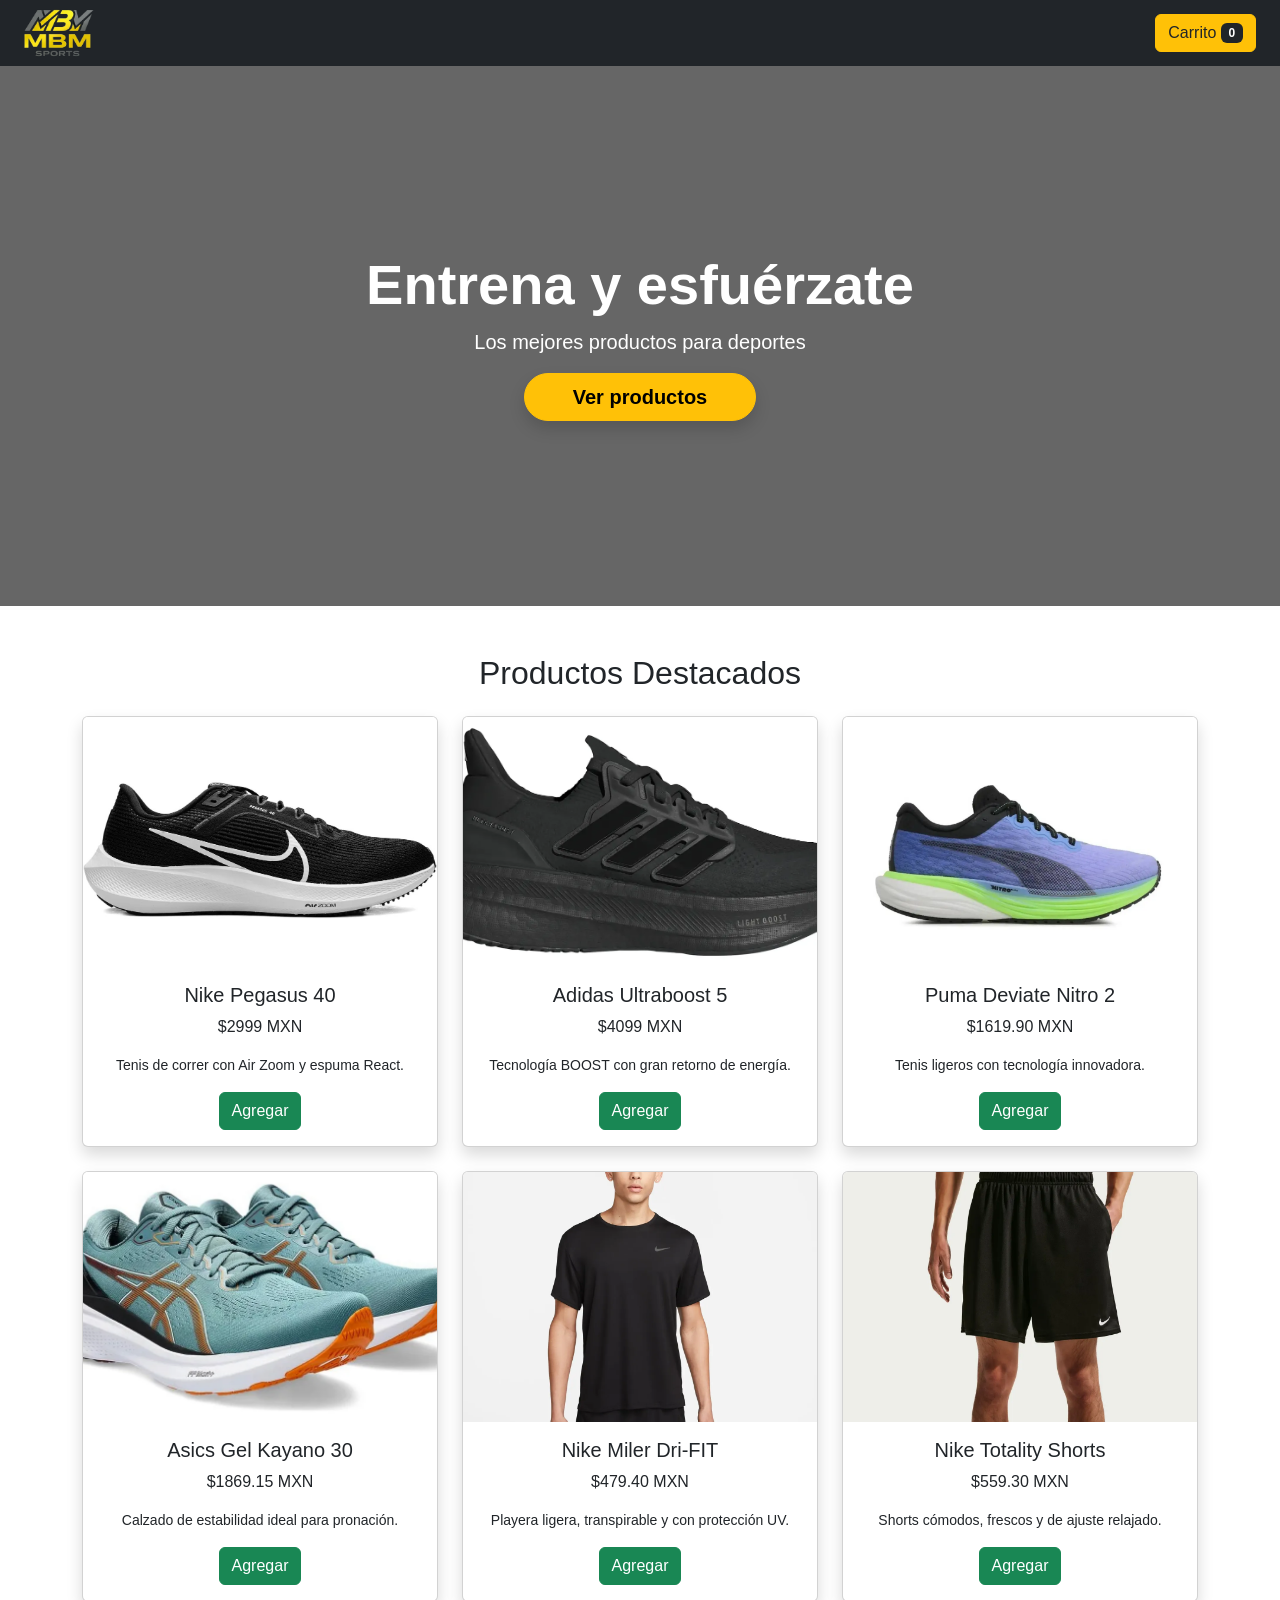
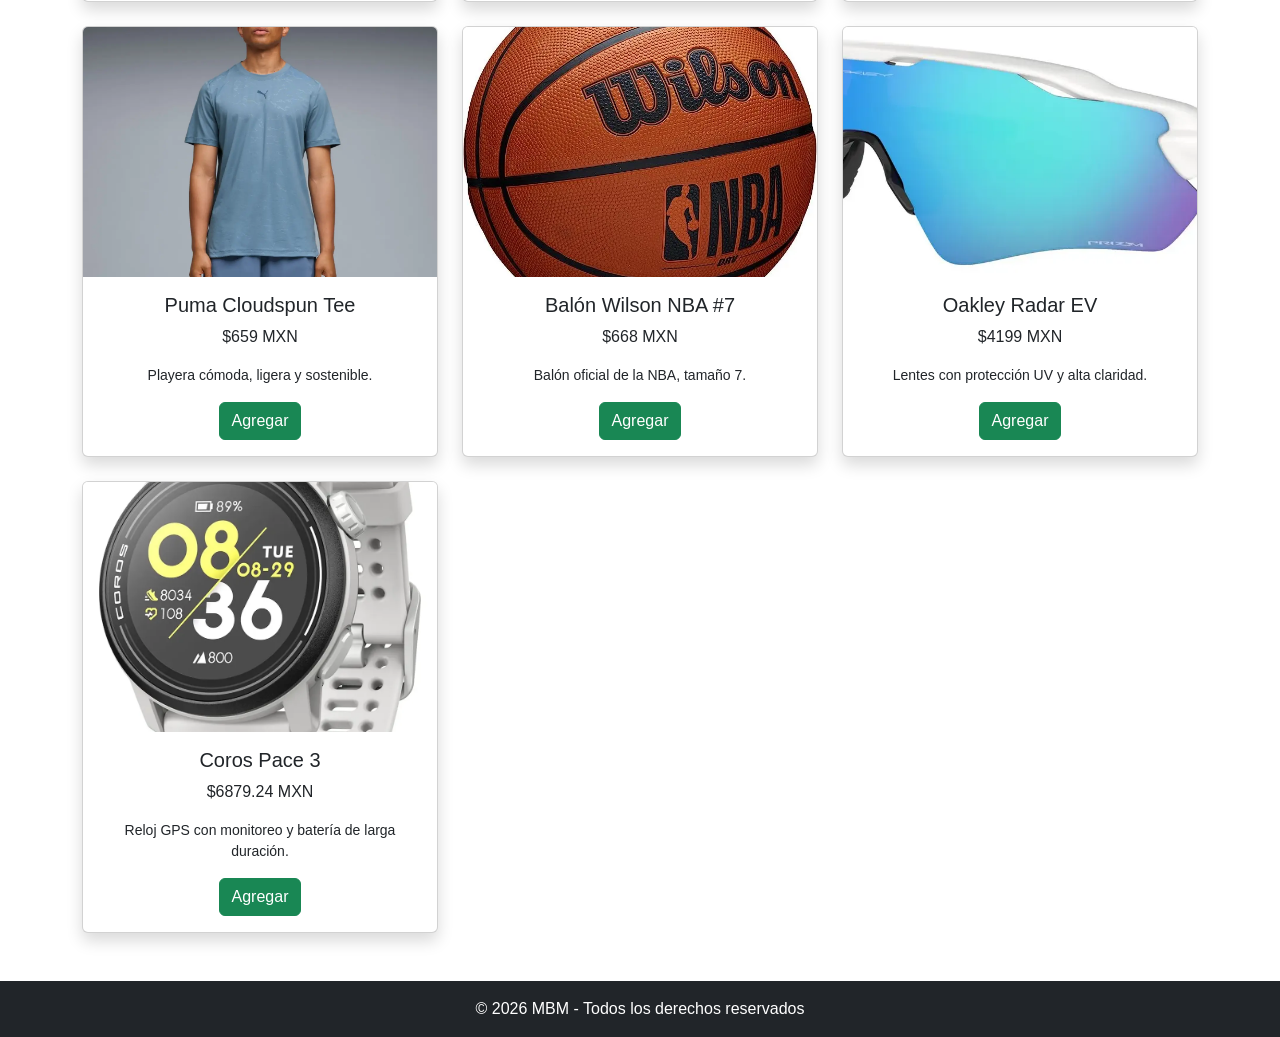
<file: index.html>
<!DOCTYPE html>
<html lang="es">
<head>
  <meta charset="UTF-8">
  <meta name="viewport" content="width=device-width, initial-scale=1.0">
  <title>MBM - Tienda deportiva</title>
  <link href="https://cdn.jsdelivr.net/npm/bootstrap@5.3.3/dist/css/bootstrap.min.css" rel="stylesheet">
  <link rel="stylesheet" href="styles/styles.css">
</head>

<body>
<header class="header">
  <nav class="navbar navbar-expand-lg navbar-dark bg-dark px-4">
    <img src="/assets/MBM Logo.png" id="logo">

    <div class="ms-auto">
      <button class="btn btn-warning text-dark" type="button" data-bs-toggle="offcanvas" data-bs-target="#carritoMenu">
        Carrito <span id="contador-badge" class="badge bg-dark">0</span>
      </button>
    </div>
  </nav>
</header>

<section class="hero d-flex align-items-center text-center text-white productos">
  <div class="container">
    <h1 class="display-4 fw-bold">Entrena y esfuérzate</h1>
    <p class="lead">Los mejores productos para deportes</p>
    <button id="boton-ver-mas" class="btn btn-warning btn-lg px-5 fw-bold shadow rounded-pill">Ver productos</button>
  </div>
</section>

<section class="container py-5 text-center ver-productos">
  <h2 class="mb-4">Productos Destacados</h2>
  <div class="row g-4">
    <!-- Producto 1 -->
    <div class="col-md-4">
      <div class="card shadow h-100">
        <img src="/assets/productos/NikePegasus40.jpg" class="card-img-top">
        <div class="card-body">
          <h5>Nike Pegasus 40</h5>
          <p>$2999 MXN</p>
          <p class="small">Tenis de correr con Air Zoom y espuma React.</p>
          <button class="btn btn-success agregar-carrito btn-agregar" data-nombre="Nike Pegasus 40" data-precio="2999" data-imagen="/assets/productos/NikePegasus40.jpg">Agregar</button>
        </div>
      </div>
    </div>
    <!-- Producto 2 -->
    <div class="col-md-4">
      <div class="card shadow h-100">
        <img src="/assets/productos/AdidasCorrerUltraboost.jpg" class="card-img-top">
        <div class="card-body">
          <h5>Adidas Ultraboost 5</h5>
          <p>$4099 MXN</p>
          <p class="small">Tecnología BOOST con gran retorno de energía.</p>
          <button class="btn btn-success agregar-carrito btn-agregar" data-nombre="Adidas Ultraboost 5" data-precio="4099" data-imagen="/assets/productos/AdidasCorrerUltraboost.jpg">Agregar</button>
        </div>
      </div>
    </div>
    <!-- Producto 3 -->
    <div class="col-md-4">
      <div class="card shadow h-100">
        <img src="/assets/productos/PumaDeviateNitro.jpg" class="card-img-top">
        <div class="card-body">
          <h5>Puma Deviate Nitro 2</h5>
          <p>$1619.90 MXN</p>
          <p class="small">Tenis ligeros con tecnología innovadora.</p>
          <button class="btn btn-success agregar-carrito btn-agregar" data-nombre="Puma Deviate Nitro 2" data-precio="1619.90" data-imagen="/assets/productos/PumaDeviateNitro.jpg">Agregar</button>
        </div>
      </div>
    </div>
    <!-- Producto 4 -->
    <div class="col-md-4">
      <div class="card shadow h-100">
        <img src="/assets/productos/AsicsGel-Kayano30.jpg" class="card-img-top">
        <div class="card-body">
          <h5>Asics Gel Kayano 30</h5>
          <p>$1869.15 MXN</p>
          <p class="small">Calzado de estabilidad ideal para pronación.</p>
          <button class="btn btn-success agregar-carrito btn-agregar" data-nombre="Asics Gel Kayano 30" data-precio="1869.15" data-imagen="/assets/productos/AsicsGel-Kayano30.jpg">Agregar</button>
        </div>
      </div>
    </div>
    <!-- Producto 5 -->
    <div class="col-md-4">
      <div class="card shadow h-100">
        <img src="/assets/productos/NikeMilerPlayera.jpg" class="card-img-top">
        <div class="card-body">
          <h5>Nike Miler Dri-FIT</h5>
          <p>$479.40 MXN</p>
          <p class="small">Playera ligera, transpirable y con protección UV.</p>
          <button class="btn btn-success agregar-carrito btn-agregar" data-nombre="Nike Miler Dri-FIT" data-precio="479.40" data-imagen="/assets/productos/NikeMilerPlayera.jpg">Agregar</button>
        </div>
      </div>
    </div>
    <!-- Producto 6 -->
    <div class="col-md-4">
      <div class="card shadow h-100">
        <img src="/assets/productos/NikeTotalityShorts.jpg" class="card-img-top">
        <div class="card-body">
          <h5>Nike Totality Shorts</h5>
          <p>$559.30 MXN</p>
          <p class="small">Shorts cómodos, frescos y de ajuste relajado.</p>
          <button class="btn btn-success agregar-carrito btn-agregar" data-nombre="Nike Totality Shorts" data-precio="559.30" data-imagen="/assets/productos/NikeTotalityShorts.jpg">Agregar</button>
        </div>
      </div>
    </div>
    <!-- Producto 7 -->
    <div class="col-md-4">
      <div class="card shadow h-100">
        <img src="/assets/productos/PlayeraPumaCloudspun.jpg" class="card-img-top">
        <div class="card-body">
          <h5>Puma Cloudspun Tee</h5>
          <p>$659 MXN</p>
          <p class="small">Playera cómoda, ligera y sostenible.</p>
          <button class="btn btn-success agregar-carrito btn-agregar" data-nombre="Puma Cloudspun Tee" data-precio="659" data-imagen="/assets/productos/PlayeraPumaCloudspun.jpg">Agregar</button>
        </div>
      </div>
    </div>
    <!-- Producto 8 -->
    <div class="col-md-4">
      <div class="card shadow h-100">
        <img src="/assets/productos/BalónWilsonDrive.jpg" class="card-img-top">
        <div class="card-body">
          <h5>Balón Wilson NBA #7</h5>
          <p>$668 MXN</p>
          <p class="small">Balón oficial de la NBA, tamaño 7.</p>
          <button class="btn btn-success agregar-carrito btn-agregar" data-nombre="Balón Wilson NBA #7" data-precio="668" data-imagen="/assets/productos/BalónWilsonDrive.jpg">Agregar</button>
        </div>
      </div>
    </div>
    <!-- Producto 9 -->
    <div class="col-md-4">
      <div class="card shadow h-100">
        <img src="/assets/productos/Lentes.jpg" class="card-img-top">
        <div class="card-body">
          <h5>Oakley Radar EV</h5>
          <p>$4199 MXN</p>
          <p class="small">Lentes con protección UV y alta claridad.</p>
          <button class="btn btn-success agregar-carrito btn-agregar" data-nombre="Oakley Radar EV" data-precio="4199" data-imagen="/assets/productos/Lentes.jpg">Agregar</button>
        </div>
      </div>
    </div>
    <!-- Producto 10 -->
    <div class="col-md-4">
      <div class="card shadow h-100">
        <img src="/assets/productos/CorosPace3.jpg" class="card-img-top">
        <div class="card-body">
          <h5>Coros Pace 3</h5>
          <p>$6879.24 MXN</p>
          <p class="small">Reloj GPS con monitoreo y batería de larga duración.</p>
          <button class="btn btn-success agregar-carrito btn-agregar" data-nombre="Coros Pace 3" data-precio="6879.24" data-imagen="/assets/productos/CorosPace3.jpg">Agregar</button>
        </div>
      </div>
    </div>
  </div>
</section>

<footer class="bg-dark text-white text-center py-3">
  <p class="mb-0">© 2026 MBM - Todos los derechos reservados</p>
</footer>

<div class="offcanvas offcanvas-end" tabindex="-1" id="carritoMenu" aria-labelledby="carritoLabel">
  <div class="offcanvas-header bg-dark text-white">
    <h5 id="carritoLabel">Tu Pedido MBM</h5>
    <button type="button" class="btn-close btn-close-white" data-bs-dismiss="offcanvas" aria-label="Close"></button>
  </div>
  <div class="offcanvas-body">
    <ul id="lista-carrito" class="list-group mb-3">
      <li class="list-group-item text-center text-muted">El carrito está vacío</li>
    </ul>
    <div class="d-flex justify-content-between fw-bold fs-5 border-top pt-3">
      <span>Total:</span>
      <span id="carrito-total">$0.00</span>
    </div>
    <a href="/pages/carrito.html" class="btn btn-warning w-100 mt-4 fw-bold shadow-sm text-dark" style="text-decoration: none; display: block; text-align: center;">Finalizar Compra</a>
  </div>
</div>

<script src="https://cdn.jsdelivr.net/npm/bootstrap@5.3.3/dist/js/bootstrap.bundle.min.js"></script>
<script src="/scripts/script.js"></script>
</body>
</html>
</file>
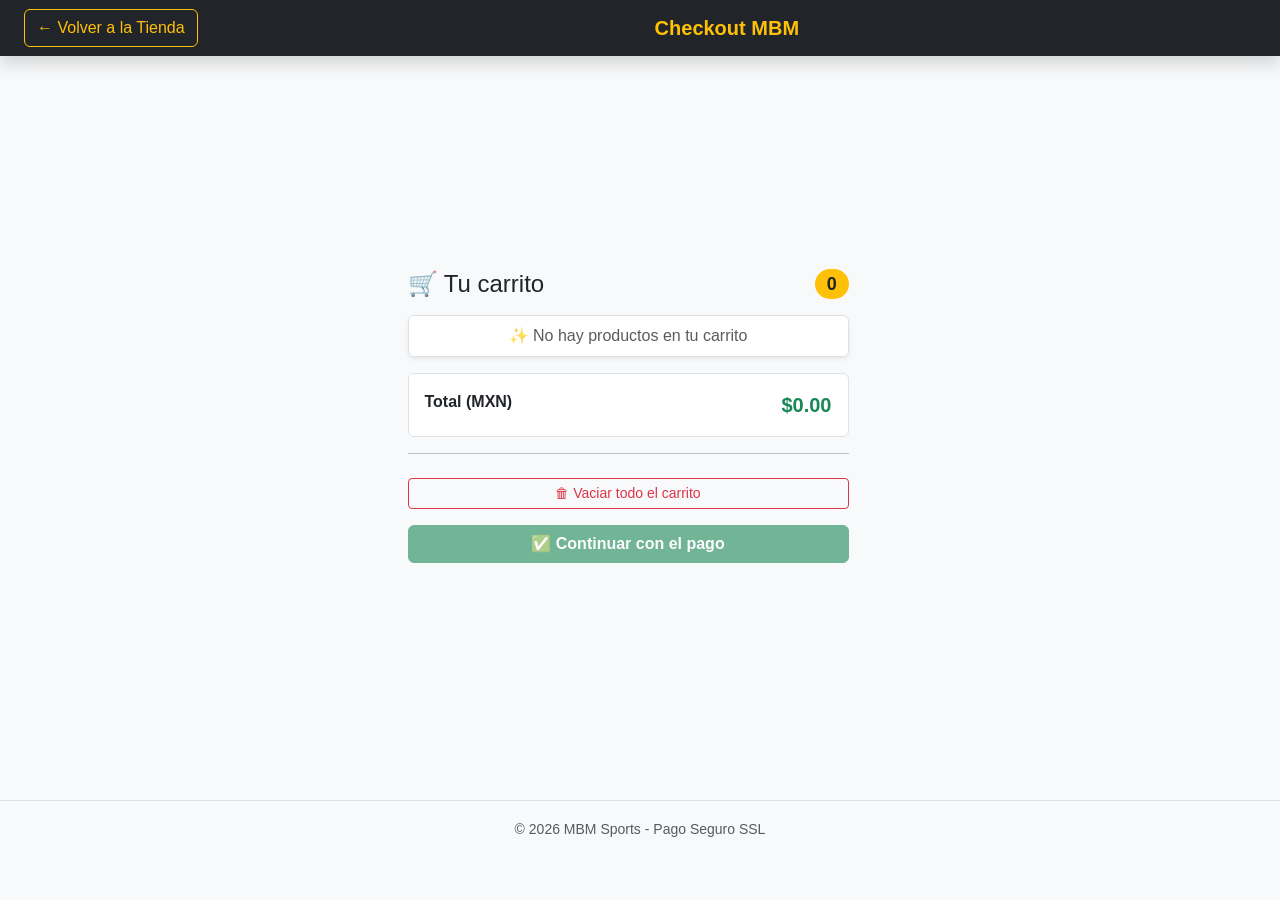
<file: pages/carrito.html>
<!DOCTYPE html>
<html lang="es">

<head>
  <meta charset="UTF-8">
  <meta name="viewport" content="width=device-width, initial-scale=1.0">
  <title>MBM Sports - Finalizar Compra</title>
  <link href="https://cdn.jsdelivr.net/npm/bootstrap@5.3.3/dist/css/bootstrap.min.css" rel="stylesheet">
  <link rel="stylesheet" href="/styles/styles.css">
  <link rel="stylesheet" href="/styles/carrito.css">
</head>

<body class="bg-light">

  <nav class="navbar navbar-dark bg-dark px-4 shadow">
    <a href="/index.html" class="btn btn-outline-warning">← Volver a la Tienda</a>
    <span class="navbar-brand mx-auto text-warning fw-bold">Checkout MBM</span>
  </nav>

  <div class="container centrar-checkout d-flex align-items-center py-4">
    <div class="row justify-content-center w-100">
      <div class="col-md-6 col-lg-5 mx-auto">
        <h4 class="d-flex justify-content-between align-items-center mb-3">
          <span class="text-dark">🛒 Tu carrito</span>
          <span class="badge bg-warning text-dark rounded-pill" id="contador-productos">0</span>
        </h4>

        <ul id="lista" class="list-group mb-3 shadow-sm"></ul>

        <div class="list-group-item d-flex justify-content-between bg-white p-3 border rounded">
          <span class="fw-bold">Total (MXN)</span>
          <strong id="total" class="text-success fs-5">$0.00</strong>
        </div>

        <hr>
        <button class="btn btn-outline-danger btn-sm w-100 mt-2" onclick="vaciarCarrito()">
          🗑 Vaciar todo el carrito
        </button>

        <!-- Botón para futuro formulario del cliente -->
<button class="btn btn-success w-100 mt-3 fw-bold" onclick="continuarPago()">
  ✅ Continuar con el pago
</button>
      </div>
    </div>
  </div>

  <footer class="text-center py-3 text-muted border-top mt-4">
    <small>© 2026 MBM Sports - Pago Seguro SSL</small>
  </footer>

<script src="https://cdn.jsdelivr.net/npm/bootstrap@5.3.3/dist/js/bootstrap.bundle.min.js"></script>
<script src="/scripts/carrito.js"></script>

<script>
  document.addEventListener('DOMContentLoaded', mostrarCarrito);
</script>
</body>

</html>
</file>
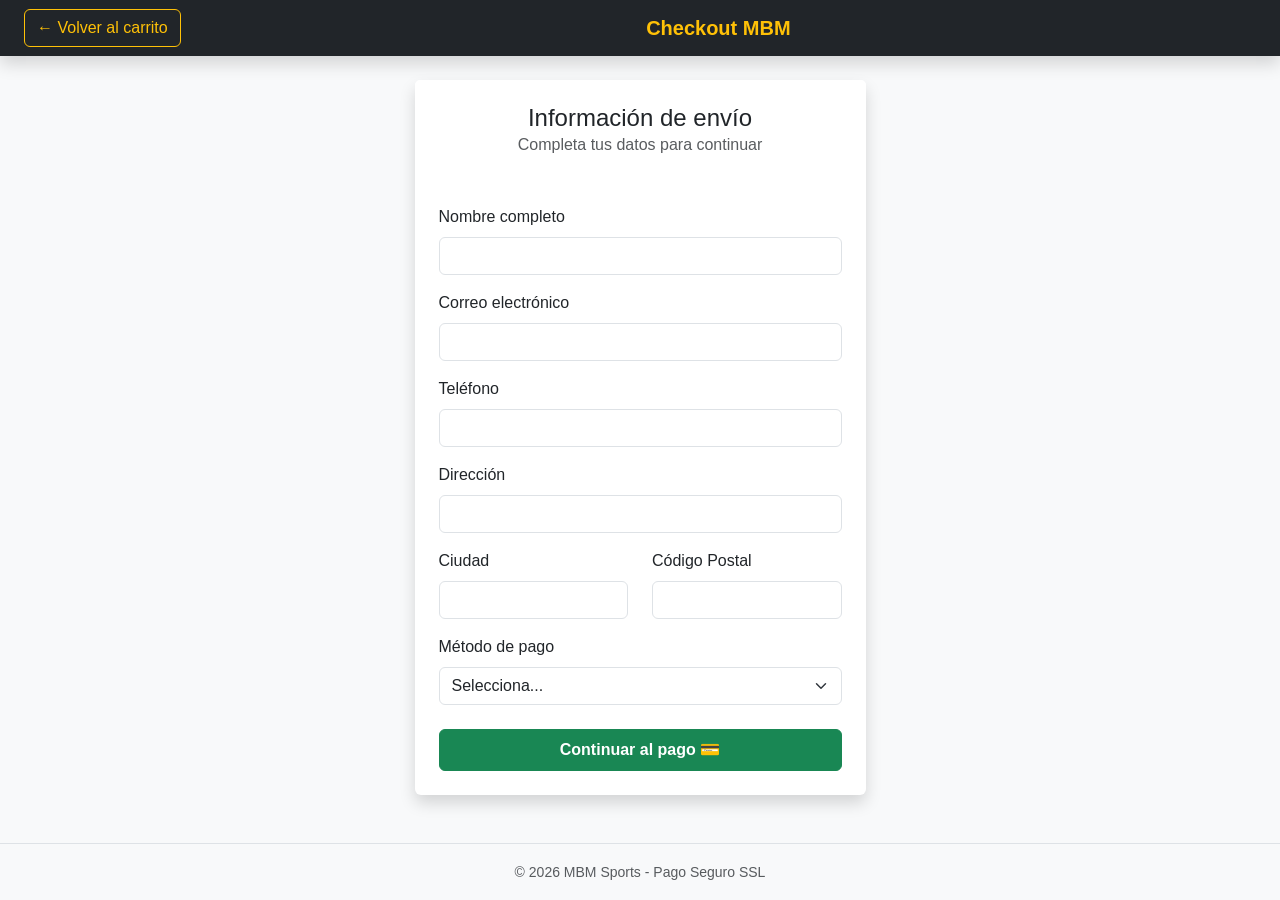
<file: pages/pago.html>
<!DOCTYPE html>
<html lang="es">
<head>
  <meta charset="UTF-8">
  <meta name="viewport" content="width=device-width, initial-scale=1.0">
  <title>MBM Sports - Pago Final</title>
  <link href="https://cdn.jsdelivr.net/npm/bootstrap@5.3.3/dist/css/bootstrap.min.css" rel="stylesheet">
  <link rel="stylesheet" href="/styles/styles.css">
  <link rel="stylesheet" href="/styles/carrito.css">
  <link rel="stylesheet" href="/styles/pago.css">
</head>
<body class="bg-light">

<nav class="navbar navbar-dark bg-dark px-4 shadow">
  <a href="/pages/ubicacion-cliente.html" class="btn btn-outline-warning">← Volver a tus datos</a>
  <span class="navbar-brand mx-auto text-warning fw-bold">Pago Seguro</span>
</nav>

<div class="container centrar-checkout py-4">
  <div class="row g-4">
    
    <!-- Columna del resumen del carrito -->
    <div class="col-md-5 col-lg-4 order-md-last">
      <div class="card shadow-sm border-0">
        <div class="card-header bg-white border-0 pt-3">
          <h5 class="d-flex justify-content-between align-items-center">
            <span>🛒 Tu pedido</span>
            <span class="badge bg-warning text-dark rounded-pill" id="contador-productos">0</span>
          </h5>
        </div>
        <div class="card-body p-0">
          <ul id="lista-resumen" class="list-group list-group-flush"></ul>
        </div>
        <div class="card-footer bg-white border-0 pt-3 pb-3">
          <div class="d-flex justify-content-between fs-5 fw-bold">
            <span>Total (MXN)</span>
            <span id="total" class="text-success">$0.00</span>
          </div>
        </div>
      </div>
    </div>

    <!-- Columna del formulario de pago y datos de envío -->
    <div class="col-md-7 col-lg-8">
      <div class="card shadow-sm border-0">
        <div class="card-body p-4">
          <h4 class="mb-3">✅ Confirmación de pedido</h4>

          <div class="bg-light p-3 rounded mb-4">
            <h6 class="fw-bold mb-2">📦 Enviar a:</h6>
            <div id="datos-envio">
              <p class="mb-1"><strong>Nombre:</strong> <span id="envio-nombre"></span></p>
              <p class="mb-1"><strong>Dirección:</strong> <span id="envio-direccion"></span></p>
              <p class="mb-1"><strong>Ciudad, CP:</strong> <span id="envio-ciudad-cp"></span></p>
              <p class="mb-1"><strong>Teléfono:</strong> <span id="envio-telefono"></span></p>
              <p class="mb-1"><strong>Email:</strong> <span id="envio-email"></span></p>
            </div>
          </div>

          <form id="form-pago">
            <h6 class="fw-bold mb-3">💳 Datos de pago</h6>
            <div class="mb-3">
              <label class="form-label">Nombre en la tarjeta</label>
              <input type="text" class="form-control" id="cardName" placeholder="Como aparece en la tarjeta" required>
            </div>
            <div class="mb-3">
              <label class="form-label">Número de tarjeta</label>
              <input type="text" class="form-control" id="cardNumber" placeholder="0000 0000 0000 0000" maxlength="19" required>
            </div>
            <div class="row mb-3">
              <div class="col">
                <label class="form-label">Fecha expiración</label>
                <input type="text" class="form-control" id="cardExp" placeholder="MM/AA" maxlength="5" required>
              </div>
              <div class="col">
                <label class="form-label">CVV</label>
                <input type="password" class="form-control" id="cardCvv" placeholder="123" maxlength="3" required>
              </div>
            </div>
            <button type="submit" class="btn btn-warning w-100 fw-bold py-2">Pagar ahora</button>
          </form>
        </div>
      </div>
    </div>

  </div>
</div>

<footer class="text-center py-3 text-muted border-top mt-4">
  <small>© 2026 MBM Sports - Pago Seguro SSL</small>
</footer>

<script src="https://cdn.jsdelivr.net/npm/bootstrap@5.3.3/dist/js/bootstrap.bundle.min.js"></script>
<script src="/scripts/pago.js"></script>
</body>
</html>
</file>
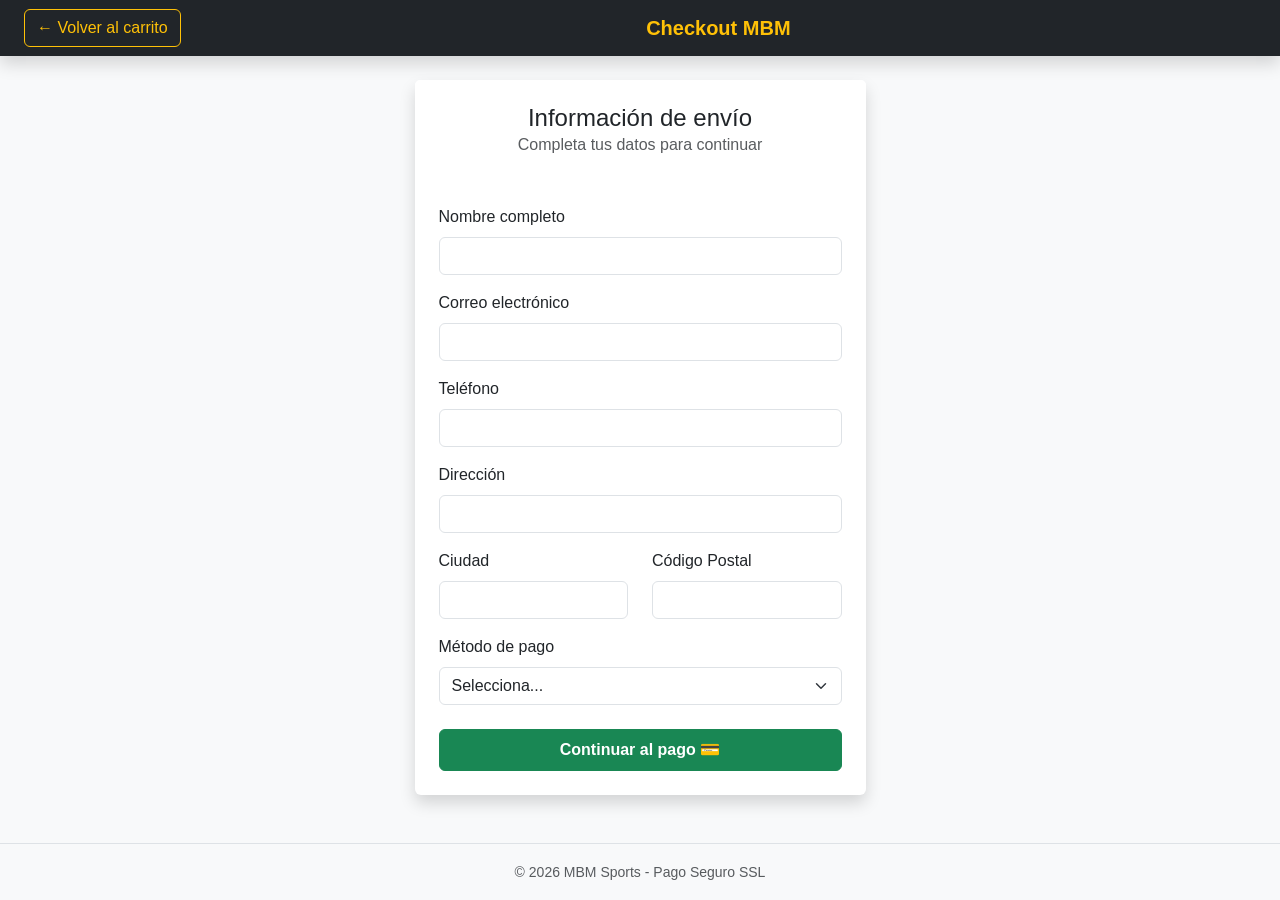
<file: pages/ubicacion-cliente.html>
<!DOCTYPE html>
<html lang="es">
<head>
  <meta charset="UTF-8">
  <meta name="viewport" content="width=device-width, initial-scale=1.0">
  <title>MBM Sports - Datos de envío</title>
  <link href="https://cdn.jsdelivr.net/npm/bootstrap@5.3.3/dist/css/bootstrap.min.css" rel="stylesheet">
  <link rel="stylesheet" href="/styles/styles.css">
  <link rel="stylesheet" href="/styles/carrito.css">
  <link rel="stylesheet" href="/styles/cliente.css">
</head>
<body class="bg-light">

<nav class="navbar navbar-dark bg-dark px-4 shadow">
  <a href="/pages/carrito.html" class="btn btn-outline-warning">← Volver al carrito</a>
  <span class="navbar-brand mx-auto text-warning fw-bold">Checkout MBM</span>
</nav>

<div class="container centrar-checkout py-4">
  <div class="row justify-content-center">
    <div class="col-md-6 col-lg-5 mx-auto">
      <div class="card shadow border-0">
        <div class="card-header bg-white border-0 pt-4">
          <h4 class="text-center mb-0">Información de envío</h4>
          <p class="text-muted text-center">Completa tus datos para continuar</p>
        </div>
        <div class="card-body p-4">
          <form id="formCliente">
            <div class="mb-3">
              <label class="form-label">Nombre completo</label>
              <input type="text" class="form-control" id="nombre" required>
            </div>
            <div class="mb-3">
              <label class="form-label">Correo electrónico</label>
              <input type="email" class="form-control" id="email" required>
            </div>
            <div class="mb-3">
              <label class="form-label">Teléfono</label>
              <input type="tel" class="form-control" id="telefono" required>
            </div>
            <div class="mb-3">
              <label class="form-label">Dirección</label>
              <input type="text" class="form-control" id="direccion" required>
            </div>
            <div class="row mb-3">
              <div class="col">
                <label class="form-label">Ciudad</label>
                <input type="text" class="form-control" id="ciudad" required>
              </div>
              <div class="col">
                <label class="form-label">Código Postal</label>
                <input type="text" class="form-control" id="cp" required>
              </div>
            </div>
            <div class="mb-4">
              <label class="form-label">Método de pago</label>
              <select class="form-select" id="metodoPago" required>
                <option value="">Selecciona...</option>
                <option value="tarjeta">Tarjeta de crédito/débito</option>
                <option value="paypal">PayPal</option>
                <option value="oxxo">OXXO</option>
              </select>
            </div>
            <button type="submit" class="btn btn-success w-100 fw-bold py-2">
              Continuar al pago 💳
            </button>
          </form>
        </div>
      </div>
    </div>
  </div>
</div>

<footer class="text-center py-3 text-muted border-top mt-4">
  <small>© 2026 MBM Sports - Pago Seguro SSL</small>
</footer>

<script src="https://cdn.jsdelivr.net/npm/bootstrap@5.3.3/dist/js/bootstrap.bundle.min.js"></script>
<script src="/scripts/info-cliente.js"></script>
</body>
</html>
</file>
<file: styles/styles.css>
/* ============================================= */
/* ESTILOS GLOBALES DE LA TIENDA MBM             */
/* ============================================= */

body {
  font-family: Arial, sans-serif;
}

.hero {
  min-height: 60vh;
  background: linear-gradient(rgba(0,0,0,0.6), rgba(0,0,0,0.6)),
              url('https://images.unsplash.com/photo-1517836357463-d25dfeac3438');
  background-size: cover;
  background-position: center;
}

#logo {
  width: 70px;
  max-width: 70px;
  height: 50px;
  max-height: 50px;
}

.card {
  transition: transform 0.3s ease, box-shadow 0.3s ease;
}

.card:hover {
  transform: translateY(-10px) scale(1.03);
  box-shadow: 0 10px 25px rgba(0,0,0,0.3);
}

.card img {
  height: 250px;
  object-fit: cover;
}

.btn-success {
  transition: transform 0.2s ease, background 0.3s;
}

.btn-success:hover {
  transform: scale(1.1);
  background: #28a745cc;
}

@keyframes pop {
  0% { transform: scale(1); }
  50% { transform: scale(1.4); }
  100% { transform: scale(1); }
}

.pop {
  animation: pop 0.3s ease;
}

/* ============================================= */
/* CLASES PARA IMÁGENES DEL CARRITO (separadas)  */
/* Desarrollado por luisdavid_dev               */
/* ============================================= */

/* Imágenes dentro del offcanvas (menú plegable) */
.img-offcanvas {
  width: 50px;
  height: 50px;
  object-fit: cover;
  border-radius: 8px;
  margin-right: 12px;
}

/* Imágenes dentro de la página de checkout (carrito.html) */
.img-checkout {
  width: 70px;
  height: 70px;
  object-fit: cover;
  border-radius: 8px;
  margin-right: 12px;
}

/* Efecto hover en los ítems del carrito (ambos) */
.list-group-item {
  transition: background 0.2s ease;
}
.list-group-item:hover {
  background-color: #f8f9fa;
}
</file>
<file: styles/carrito.css>
/* ============================================= */
/* ESTILOS EXCLUSIVOS PARA LA PÁGINA DE CHECKOUT */
/* Desarrollado por luisdavid_dev               */
/* ============================================= */

/* Centrado vertical perfecto del contenedor principal */
.centrar-checkout {
  min-height: 80vh;
}
/* En carrito.css */
.img-thumb-cart {
  width: 55px !important;
  height: 55px !important;
  object-fit: cover !important;
  border-radius: 8px !important;
  margin-right: 12px !important;
}
</file>
<file: styles/pago.css>
/* ============================================= */
/* ESTILOS ESPECÍFICOS DE LA PÁGINA DE PAGO      */
/* Desarrollado por luisdavid_dev               */
/* ============================================= */

/* Miniaturas dentro del resumen */
.img-thumb-cart {
  width: 55px;
  height: 55px;
  object-fit: cover;
  border-radius: 8px;
  margin-right: 12px;
}

/* Efecto hover en los ítems del resumen */
.list-group-item:hover {
  background-color: #f8f9fa;
}

/* Ajuste de texto en datos de envío */
#datos-envio p {
  font-size: 0.95rem;
  margin-bottom: 0.3rem;
}
</file>
<file: styles/cliente.css>
/* ============================================= */
/* ESTILOS EXCLUSIVOS PARA EL FORMULARIO DE CLIENTE */
/* Desarrollado por luisdavid_dev               */
/* Sin animaciones de movimiento al hacer hover  */
/* ============================================= */

/* Eliminar cualquier transformación en tarjetas y botones */
.card:hover,
.btn:hover,
.btn-success:hover,
.btn-warning:hover,
.btn-outline-danger:hover,
.btn-outline-warning:hover {
  transform: none !important;
  transition: background-color 0.2s ease, box-shadow 0.2s ease !important;
}

/* Mantener solo cambios de color o sombra sutiles, sin movimiento */
.card:hover {
  box-shadow: 0 0.5rem 1rem rgba(0, 0, 0, 0.08) !important;
}

.btn-success:hover {
  background-color: #218838 !important;
}

.btn-warning:hover {
  background-color: #e0a800 !important;
}

.btn-outline-danger:hover {
  background-color: #dc3545 !important;
  color: white !important;
}

/* Asegurar que las imágenes del resumen mantengan su tamaño fijo */
.img-thumb-cart {
  width: 55px;
  height: 55px;
  object-fit: cover;
  border-radius: 8px;
  margin-right: 12px;
}

/* Hover en lista de productos (solo cambio de fondo, sin movimiento) */
.list-group-item:hover {
  background-color: #f8f9fa;
  transform: none !important;
}

/* Evitar cualquier animación de pop o escala en el badge */
.badge {
  transition: none !important;
}
</file>
